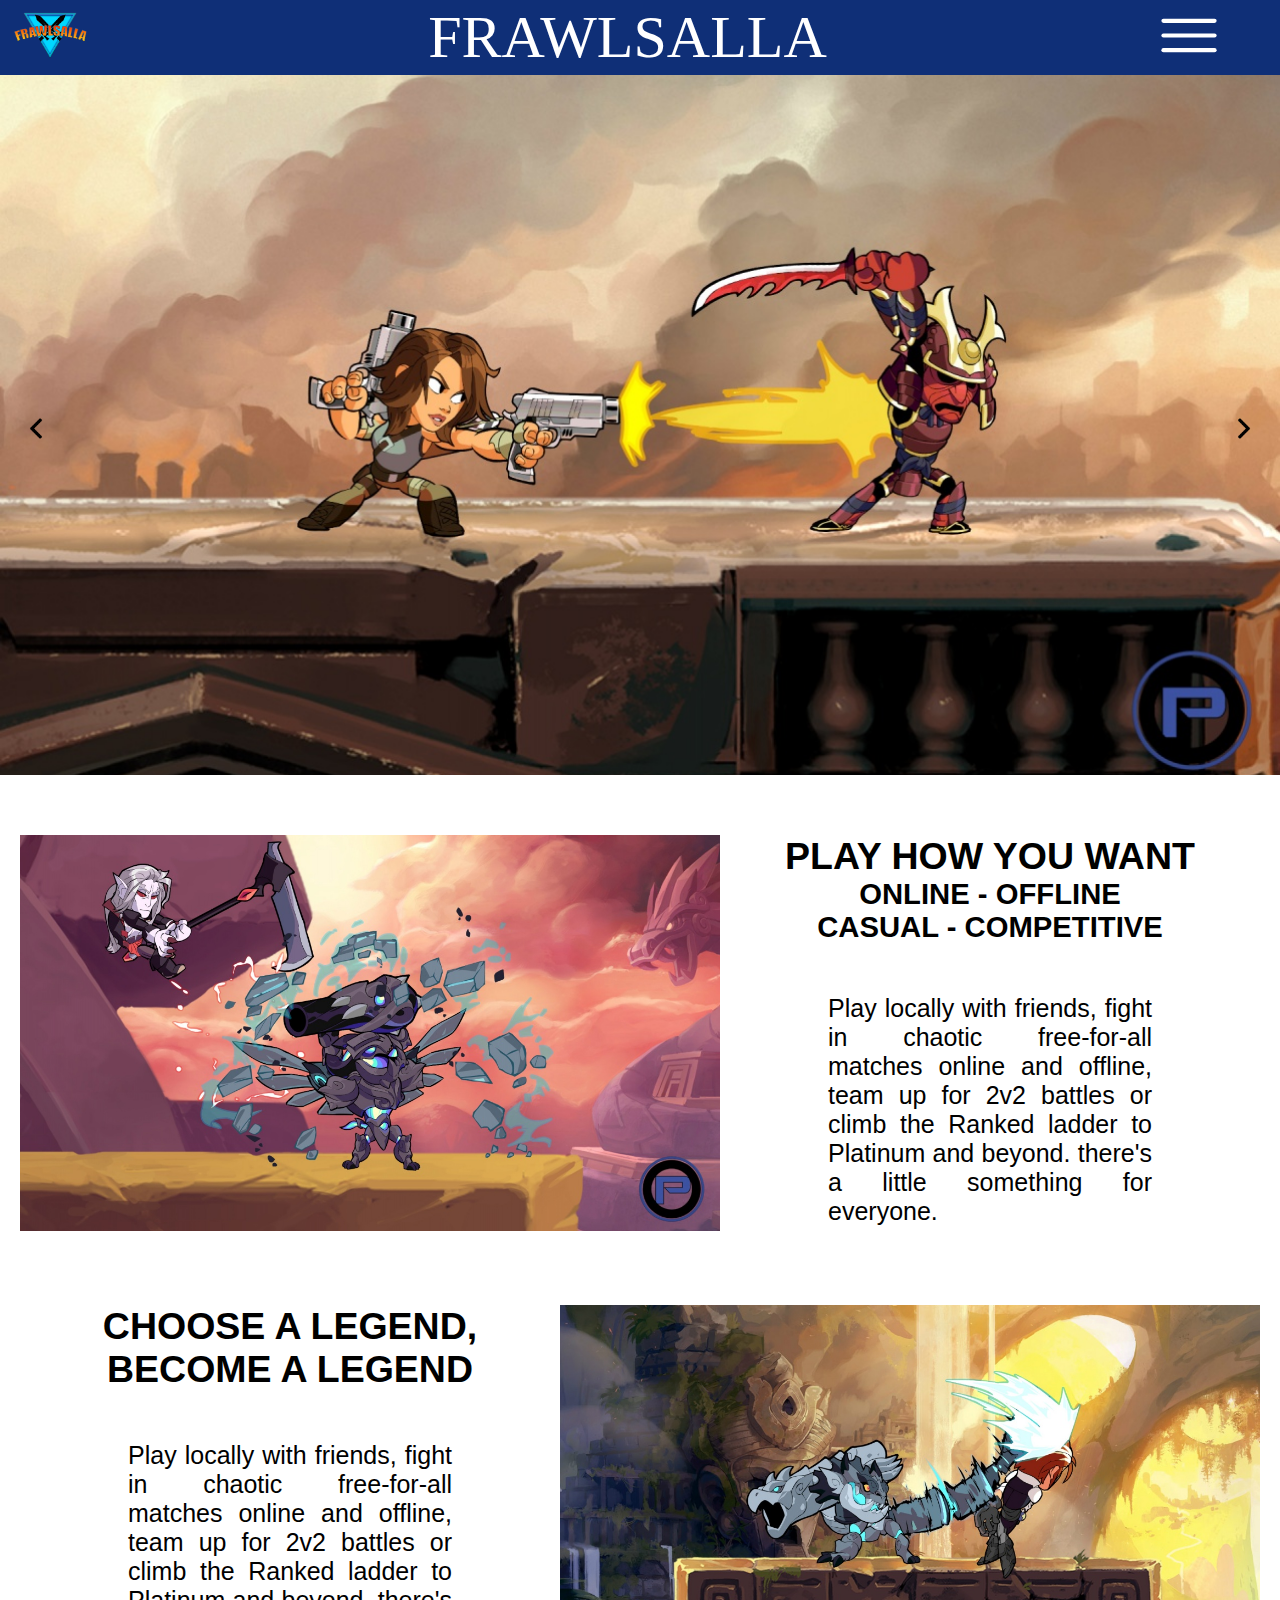
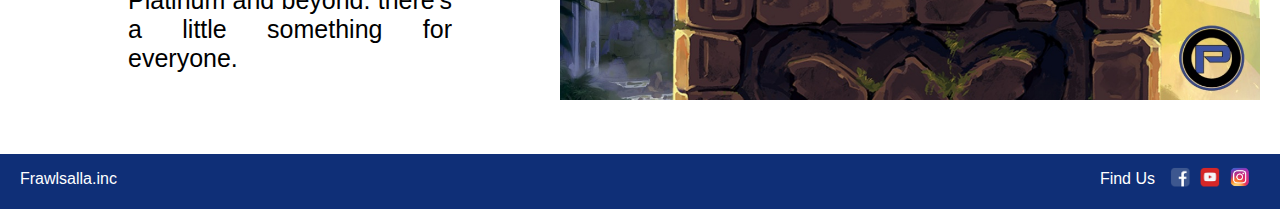
<file: index.html>
<!DOCTYPE html>
<html lang="en">
<head>
    <meta charset="UTF-8">
    <meta http-equiv="X-UA-Compatible" content="IE=edge">
    <meta name="viewport" content="width=device-width, initial-scale=1.0">
    <title>Frawlsalla</title>
    <link rel="stylesheet" href="./homestyle.css">
</head>
<body>
    <div class="Header">
        <div class="header-left">
            
            <img src="./LOGO.png">
        </div>
        <div class="title">
            <a href="./index.html">
                FRAWLSALLA
            </a>
        </div>
        <div class="dropdown">
            <img class="nav-icon" src="./iconfinder_4781852_burger_line_list_menu_nav_icon.svg">
            <div class="dropdown-content">
                <a href="./index.html"class="current">HOME</a>
                <a href="./gameplay.html">GAMEPLAY</a>
                <a href="./events.html">EVENTS</a>
                <a href="./character.html" >CHARACTERS</a>
                 <a href="./playnow.html">PLAY NOW</a>
             </div>
        </div>
      
    </div>

    <div class="sliderContainer">
        <button class="btn leftBtn">
            <img src="./left-arrow.png">
        </button>

        <!-- <div class="slider"> -->
            <div class="slides">
                <img src="./slide0.jpg" class="slide show">
                <img src="./slide1.jpg"class="slide">
                <img src="./slide2.jpg"class="slide">
                <img src="./slide3.jpg"class="slide">
                <img src="./slide4.jpg"class="slide">
                <img src="./slide5.jpg"class="slide">
            </div>
        <!-- </div> -->

        <button class="btn rightBtn">
            <img src="./right-arrow.png">
        </button>
    </div>

    <div class="mid-container">
        <div class="image-1">
            <img src="./med_Twlight-1-1.jpg">
        </div>
        <div class="desc-1">
            <h2>PLAY HOW YOU WANT</h2>
            <h3>ONLINE - OFFLINE</h3>
            <h3>CASUAL - COMPETITIVE</h3>
            <p>Play locally with friends, fight in chaotic free-for-all matches online and offline, team up for 2v2 battles or climb the Ranked ladder to Platinum and beyond. there's a little something for everyone.</p>
        </div>
        
    </div>
    <div class="mid-container2">
        <div class="desc-2">
            <h2>CHOOSE A LEGEND,</h2>
            <h2>BECOME A LEGEND</h2>
            <p>Play locally with friends, fight in chaotic free-for-all matches online and offline, team up for 2v2 battles or climb the Ranked ladder to Platinum and beyond. there's a little something for everyone.</p>
        </div>
        <div class="image-2">
            <img src="./109924.jpg">
        </div>
    </div>
    
    <div class="footer">
        <div class="left">
            Frawlsalla.inc
        </div>
        <div class="right">
            <p>Find Us</p> 
            <a href="https://www.facebook.com"><img src="./fb.png"></a>
            <a href="https://www.youtube.com"><img src="./yt.png"></a>
            <a href="https://www.youtube.com"><img src="./ig.png"></a>
        </div>
    </div>
    
   <script src="./jquery-3.5.1.js"></script>
    <script src="./home.js"></script>
    
</body>
</html>
</file>
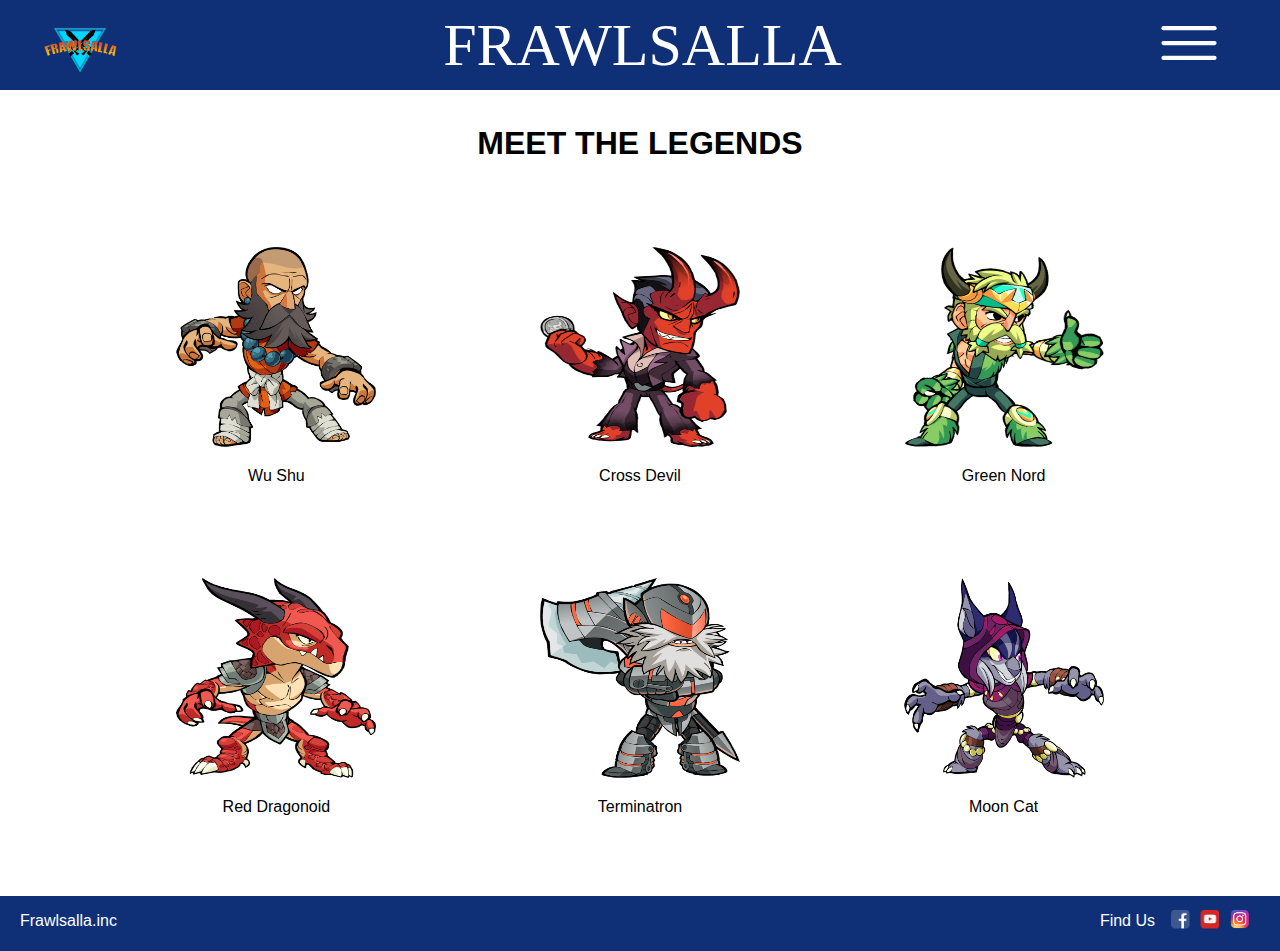
<file: character.html>
<!DOCTYPE html>
<html lang="en">
<head>
    <meta charset="UTF-8">
    <meta http-equiv="X-UA-Compatible" content="IE=edge">
    <meta name="viewport" content="width=device-width, initial-scale=1.0">
    <title>Characters</title>
    <link rel="stylesheet" href="./charstyle.css">
</head>
<body>
    <div class="Header">
        <div class="header-left">
            
            <img src="./LOGO.png">
        </div>
        <div class="title">
            <a href="./index.html">
                FRAWLSALLA
            </a>
        </div>
        <div class="dropdown">
            <img class="nav-icon" src="./iconfinder_4781852_burger_line_list_menu_nav_icon.svg">
            <div class="dropdown-content">
                <a href="./index.html"class="current">HOME</a>
                <a href="./gameplay.html">GAMEPLAY</a>
                <a href="./events.html">EVENTS</a>
                <a href="./character.html" >CHARACTERS</a>
                 <a href="./playnow.html">PLAY NOW</a>
             </div>
        </div>
      
    </div>
    <div class="content1">
        <h1 class="title">MEET THE LEGENDS</h1>
    </div>
    <div class="content2">
        <div class="card">
            <div class="pic">
                <img src="./toppng.com-brawlhalla-character-wu-sha-759x758.png">
            </div>
            <div class="desc">
                <p>Wu Shu</p>
            </div>
        </div>
        <div class="card">
            <div class="pic">
                <img src="./toppng.com-cross-devil-cross-classic-colors-brawlhalla-cross-652x926.png">
            </div>
            <div class="desc">
                <p>Cross Devil</p>
            </div>
        </div>
        <div class="card">
            <div class="pic">
                <img src="./toppng.com-ever-miss-a-moment-brawlhalla-thumbs-up-taunt-345x416.png">
            </div>
            <div class="desc">
                <p>Green Nord</p>
            </div>
        </div>
        
    </div>
    <div class="content3">
        <div class="card">
            <div class="pic">
                <img src="./pngegg.png">
            </div>
            <div class="desc">
                <p>Red Dragonoid</p>
            </div>
        </div>
        <div class="card">
            <div class="pic">
                <img src="./toppng.com-starminerulgrim-brawlhalla-characters-739x866.png">
            </div>
            <div class="desc">
                <p>Terminatron</p>
            </div>
        </div>
        <div class="card">
            <div class="pic">
                <img src="./toppng.com-brawlhalla-logo-870x772.png">
            </div>
            <div class="desc">
                <p>Moon Cat</p>
            </div>
        </div>
        
    </div>
    <div class="footer">
        <div class="left">
            Frawlsalla.inc
        </div>
        <div class="right">
            <p>Find Us</p> 
            <a href="https://www.facebook.com"><img src="./fb.png"></a>
            <a href="https://www.youtube.com"><img src="./yt.png"></a>
            <a href="https://www.youtube.com"><img src="./ig.png"></a>
        </div>
    </div>
</body>
</html>
</file>
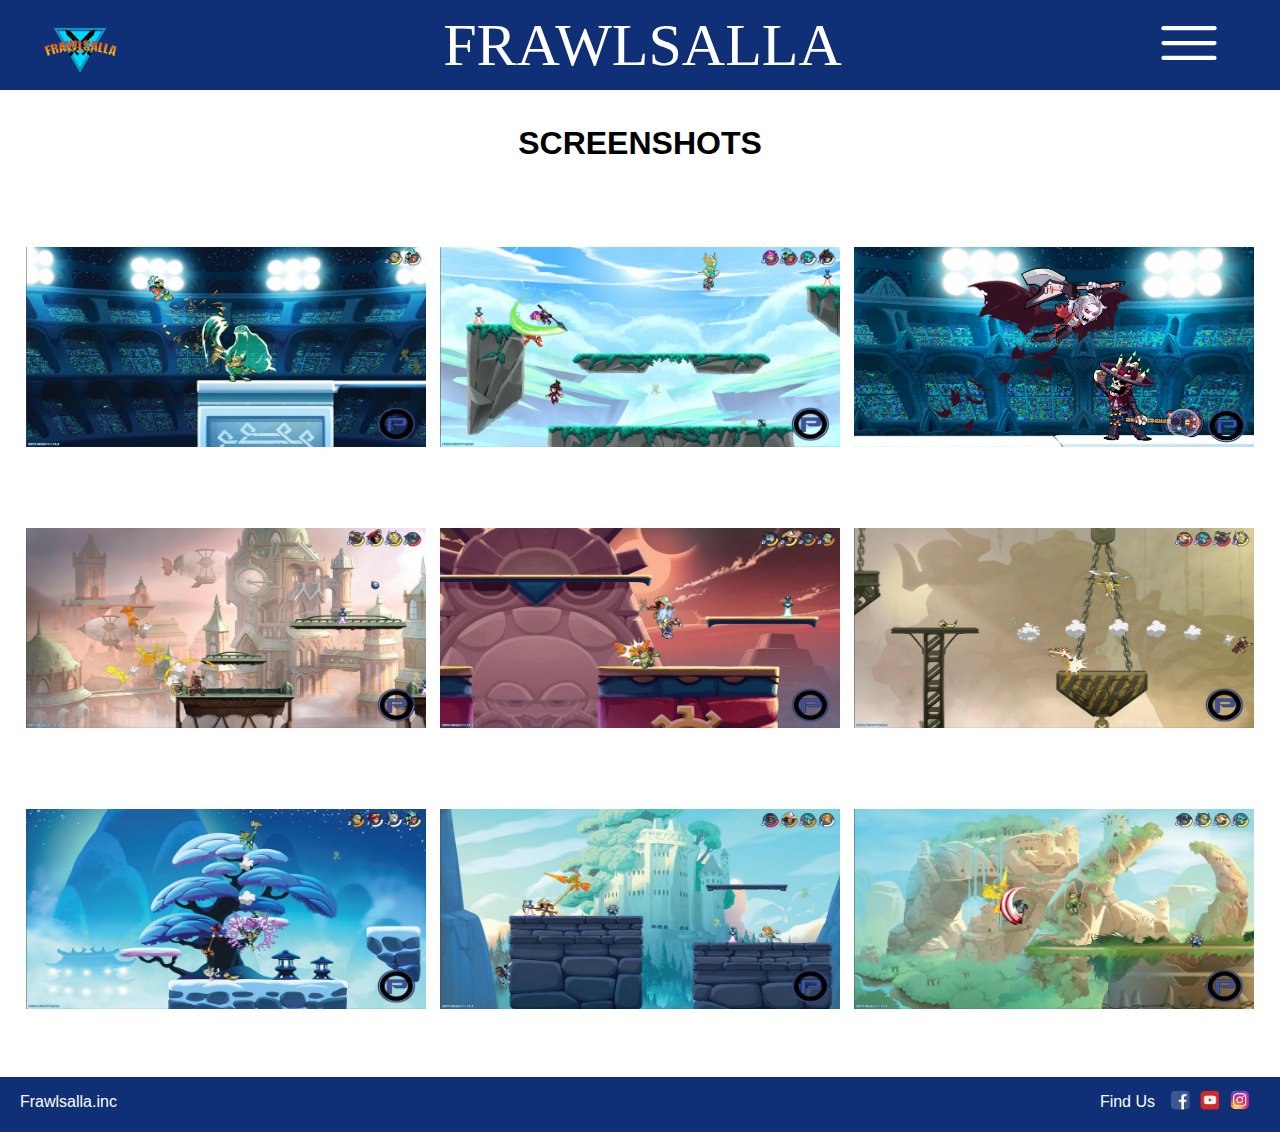
<file: gameplay.html>
<!DOCTYPE html>
<html lang="en">
<head>
    <meta charset="UTF-8">
    <meta http-equiv="X-UA-Compatible" content="IE=edge">
    <meta name="viewport" content="width=device-width, initial-scale=1.0">
    <title>Gameplay</title>
    <link rel="stylesheet" href="./gameplaystyle.css">
</head>
<body>
    <div class="Header">
        <div class="header-left">
            
            <img src="./LOGO.png">
        </div>
        <div class="title">
            <a href="./index.html">
                FRAWLSALLA
            </a>
        </div>
        <div class="dropdown">
            <img class="nav-icon" src="./iconfinder_4781852_burger_line_list_menu_nav_icon.svg">
            <div class="dropdown-content">
                <a href="./index.html"class="current">HOME</a>
                <a href="./gameplay.html">GAMEPLAY</a>
                <a href="./events.html">EVENTS</a>
                <a href="./character.html" >CHARACTERS</a>
                 <a href="./playnow.html">PLAY NOW</a>
             </div>
        </div>
      
    </div>
    
    <div class="content1">
        <h1 class="title">SCREENSHOTS</h1>
    </div>
    <div class="content2">
        <div class="card">
            <div class="pic">
                <img src="./med_Bodvar-1.jpg">
            </div>
        </div>
        <div class="card">
            <div class="pic">
                <img src="./med_Brawlhaven-1.jpg">
            </div>
        </div>
        <div class="card">
            <div class="pic">
                <img src="./med_2523d9be-5fbe-435a-b367-60ce6b2b72f8_BTS_volkov.jpg">
            </div>
        </div>
    </div>
    <div class="content3">
        <div class="card">
            <div class="pic">
                <img src="./med_Enigma-1.jpg">
            </div>
        </div>
        <div class="card">
            <div class="pic">
                <img src="./med_Grumpy-1.jpg">
            </div>
        </div>
        <div class="card">
            <div class="pic">
                <img src="./med_Titans-1.jpg">
            </div>
        </div>
    </div>
    <div class="content4">
        <div class="card">
            <div class="pic">
                <img src="./med_Twlight-1-1 (1).jpg">
            </div>
        </div>
        <div class="card">
            <div class="pic">
                <img src="./med_Kings-Pass-1.jpg">
            </div>
        </div>
        <div class="card">
            <div class="pic">
                <img src="./med_Mammoth-1.jpg">
            </div>
        </div>
    </div>
    <div class="footer">
        <div class="left">
            Frawlsalla.inc
        </div>
        <div class="right">
            <p>Find Us</p> 
            <a href="https://www.facebook.com"><img src="./fb.png"></a>
            <a href="https://www.youtube.com"><img src="./yt.png"></a>
            <a href="https://www.youtube.com"><img src="./ig.png"></a>
        </div>
    </div>
</body>
</html>
</file>
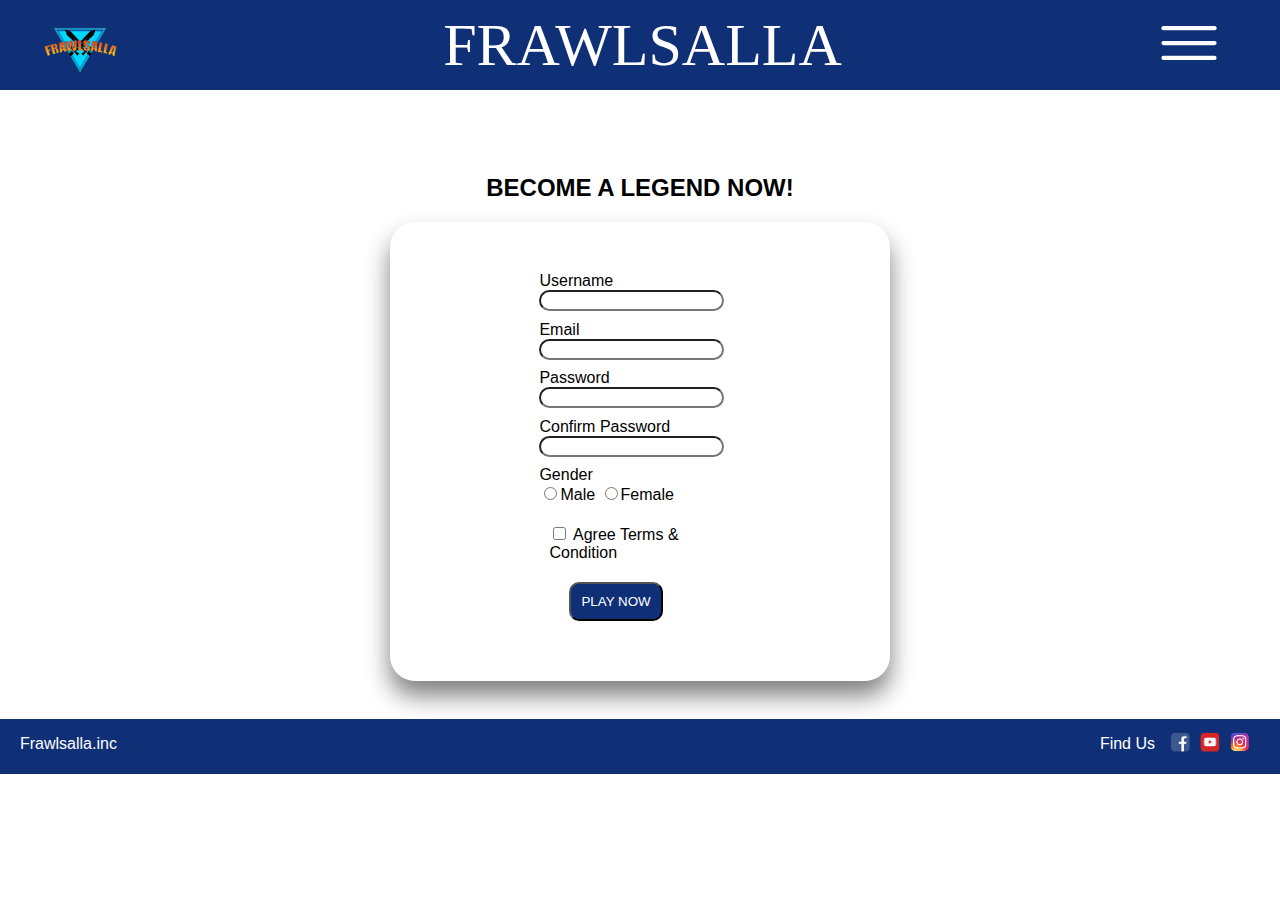
<file: playnow.html>
<!DOCTYPE html>
<html lang="en">
<head>
    <meta charset="UTF-8">
    <meta http-equiv="X-UA-Compatible" content="IE=edge">
    <meta name="viewport" content="width=device-width, initial-scale=1.0">
    <title>Document</title>
    <script src="./form.js" defer></script>
    <link rel="stylesheet" href="./playnowstyle.css">
</head>
<body>
    <div class="Header">
        <div class="header-left">
            
            <img src="./LOGO.png">
        </div>
        <div class="title">
            <a href="./index.html">
                FRAWLSALLA
            </a>
        </div>
        <div class="dropdown">
            <img class="nav-icon" src="./iconfinder_4781852_burger_line_list_menu_nav_icon.svg">
            <div class="dropdown-content">
                <a href="./index.html"class="current">HOME</a>
                <a href="./gameplay.html">GAMEPLAY</a>
                <a href="./events.html">EVENTS</a>
                <a href="./character.html" >CHARACTERS</a>
                 <a href="./playnow.html">PLAY NOW</a>
             </div>
        </div>
      
    </div>

    <div class="title2">
        <h2>BECOME A LEGEND NOW!</h2>
    </div>

    <div class="form">
        <form method="post" id="form-insert">
            <div class="name">
                <div class="text">
                    Username
                </div>
                <div class="component">
                    <input type="text" name="name" id="username">
                </div>
            </div>

            <div class="email">
                <div class="text">
                    Email
                </div>
                <div class="component">
                    <input type="email" name="email" id="email">
                </div>
            </div>
            
            
            <div class="pass">
                <div class="text">
                    Password
                </div>
                <div class="component">
                    <input type="password" id="password">
                </div>
            </div>
            
            <div class="pass2">
                <div class="text">
                    Confirm Password
                </div>
                <div class="component">
                    <input type="password" id="confirm">
                </div>
            </div>
            
            <div class="gender">
                <div class="text">
                    Gender
                </div>
                <div class="component">
                    <input type="radio" name="gender" value="Male" id="male">Male
                    <input type="radio" name="gender" value="Female" id="female">Female
                </div>
            </div>
            
            <div class="term">
                <input type="checkbox" name="term" id="term"> 
                Agree Terms & Condition
            </div>
            
            <div class="submit">
                <a href="./accepted.html">
                    <button type="submit" >PLAY NOW</button>
                </a>
            </div>
        </form>
    </div>
    <label style="color:red;" id="error-msg"></label>

    <div class="footer">
        <div class="left">
            Frawlsalla.inc
        </div>
        <div class="right">
            <p>Find Us</p> 
            <a href="https://www.facebook.com"><img src="./fb.png"></a>
            <a href="https://www.youtube.com"><img src="./yt.png"></a>
            <a href="https://www.youtube.com"><img src="./ig.png"></a>
        </div>
    </div>
    
 
</body>
</html>
</file>
<file: homestyle.css>
html, body, h1,h2,h3{
    margin: 0;
    font-family: 'Franklin Gothic Medium', 'Arial Narrow', Arial, sans-serif;
    width: 100%;
  }
  
.title a{
    text-decoration: none;
    font-family: fantasy;
    font-size: 60px;
    color: white;
}
.nav-icon{
    max-width:90%;
    filter: invert(99%) sepia(0%) saturate(1438%) hue-rotate(59deg) brightness(116%) contrast(100%);
}

.dropdown{
    position: relative;
    display: inline-block;
    width:75px;
    padding-right:50px;
}

.dropdown-content{
    display:none;
    position: absolute;
    right:1px;
    background-color: #0f2f77;
    min-width: 500px;
    box-shadow: 0px 8px 16px 0px rgba(0,0,0,0.2);
  padding: 12px 16px;
  z-index: 1;
}

.dropdown:hover .dropdown-content {
    display: block;
}

.dropdown-content a {
    color: white;
    padding: 12px 16px;
    text-decoration: none;
    display: block;
    font-size:25px
    
}
  
  .dropdown-content a:hover {
      text-decoration: none;
      color: rgb(241, 173, 45);  
      padding: 10px;
  }
  
  .Header{
      background-color: #0f2f77;
      display: flex;
      justify-content: space-between;
      align-items: center;
  }
  
  .header-left img{
    width:100px;
    /* padding-left: 30px;
    padding-top:15px; */
  }
  
  .header-right{
      display: flex;
      justify-content: space-evenly;
      align-items: center;
  }
  
 

  .sliderContainer{
      /*display: flex;
      justify-content: center;
      align-items: center; */
      width: 100%;
      padding-bottom: 10px;
      position: relative;
      height: 700px;
  }

  /* .slider{
      max-width: 100%;
      overflow: hidden;
  } */

  .slides{
      /* display: flex;
      position: relative;
      object-fit: cover; */
      height: inherit;
  }
  
  .btn{
    position:absolute;
    top:50%;
    transform: translateY(-50%);
    background: transparent;
    border: 0;
    cursor:pointer;
}


  .slide{
    display:none;
  }
  @keyframes slide-transition{
      from { margin-left:200%; }
      to { margin-left:0%; }
  }

  .slide img{
    object-fit: cover;
  }
  .slide.show{
      display:block;
      object-fit: cover;
      width:100%;
      height:100%;
      
      animation-name: slide-transition;
      animation-duration: 1.5s;
  }
  
    .btn img{
        width:20px; 
    }
    .leftBtn{
        left:20px;
    }
    .rightBtn{
        right:20px;
    }
  


  @media only screen and (max-width:800px){
    /* .sliderContainer{
        display: flex;
        justify-content: center;
        align-items: center;
        width: 100vw;
        height: 100%;
        padding-top: 30px;
        padding-bottom: 30px;
        object-fit: cover;
        position: relative;
    }
  
    .slider{
        width: 100vw;
        overflow: hidden;
    }
  
    .slides{
        display: flex;
        position: relative;
        object-fit: cover;
        height: inherit;
    }
  
    .slide{
      object-fit: cover;
    }
  
    .slide img{
      width: 100vw;
      height: 720px;
    } */

      .mid-container{
          flex-direction: column;
          /* text-align:justify;
          padding-bottom:30px; */
          margin-bottom: 30px;
      }
      .mid-container2{
          flex-direction: column;
      }
      .image-1 img,
      .image-2 img {
          padding: 0;
          min-width: auto;
      }
      .desc-1 {
        margin-top: 20px;
      }
     .desc-2{
          order:1;
          margin-top: 20px;
      }
      .image-2{
          order:0;
      }
      .footer{
          bottom: 0;
      }
  }
  
  .desc-1{
      text-align: center;
      font-size: 25px;
     
  }
  .desc-1 p{
      padding-top:50px;
      text-align: justify;
      padding-right:25px;
      padding-left: 20%;
      width:60%;
      margin: 0;
  }

  .mid-container{
      display:flex;
      padding-top:50px;
      padding-left:20px;
      padding-right:20px;
      padding-bottom: 20px;
  }

  .mid-container2{
      display:flex;
      padding-top:50px;
      padding-left:20px;
      padding-right:20px;
      padding-bottom: 50px;
  }
  .image-1 img,
  .image-2 img {
      min-width: 700px;
      width: 100%;
      height:auto;
      /* padding-right:40px; */
  }
  .desc-2 p{
    padding-top:50px;
    text-align: justify;
    padding-right:25px;
    padding-left: 20%;
    width:60%;
    margin: 0;
  }
  .desc-2{
      text-align: center;
      font-size: 25px;
  }
  
  .footer{
      color: white;
      background-color: #0f2f77;
      display: flex;
      align-items: center;
      justify-content: space-between;
      padding-bottom: 5px;
  }
  
  .left{
      padding-left: 20px;
  }

  .right{
  display: flex;
  align-items: center;
  justify-content: space-evenly;
  padding-right: 20px;
  }

  .right p{
      padding-right: 15px;
  }

  .right img{
      width: 20px;
      padding-right: 10px;
  }
</file>
<file: charstyle.css>
body,html{
    font-family: 'Franklin Gothic Medium', 'Arial Narrow', Arial, sans-serif;
    margin: 0;
}
.nav-icon{
    max-width:90%;
    filter: invert(99%) sepia(0%) saturate(1438%) hue-rotate(59deg) brightness(116%) contrast(100%);
}
.dropdown{
    position: relative;
    display: inline-block;
    width:75px;
    padding-right:50px;
}

.title a{
    text-decoration: none;
    font-family: fantasy;
    font-size: 60px;
    color: white;
}

.dropdown-content{
    display:none;
    position: absolute;
    right:1px;
    background-color: #0f2f77;
    min-width: 500px;
    box-shadow: 0px 8px 16px 0px rgba(0,0,0,0.2);
  padding: 12px 16px;
  z-index: 1;
}
.dropdown:hover .dropdown-content {
    display: block;
}
.dropdown-content a {
    color: white;
    padding: 12px 16px;
    text-decoration: none;
    display: block;
    font-size:25px
    
}

.dropdown-content a:hover {
    text-decoration: none;
    color: rgb(241, 173, 45);  
    padding: 10px;
}


.Header{
    background-color: #0f2f77;
    display: flex;
    justify-content: space-between;
    align-items: center;
}

.header-left img{
    width:100px;
    padding-left: 30px;
    padding-top:15px;
}

.header-right{
    display: flex;
    justify-content: space-evenly;
    align-items: center;
}


.current{
    color: rgba(51, 116, 255, 0.562);
}

@media (max-width:800px) {
    .content2,.content3{
        flex-direction: column;
    }
}

.content1{
    display: flex;
    justify-content: center;
    align-items: center;
    padding: 1%;
    padding-bottom: 4%;
}

.content2{
    display: flex;
    justify-content: space-evenly;
    align-items:center;
    padding: 1%;
    padding-bottom: 5%;
}

.content3{
    display: flex;
    justify-content: space-evenly;
    align-items:center;
    padding: 1%;
    padding-bottom: 5%;
}

.card{
    display: flex;
    justify-content: center;
    align-items: center;
    flex-direction: column;
}

.pic img{
    width: 200px;
    height: 200px;
}

.footer{
    color: white;
    background-color: #0f2f77;
    display: flex;
    align-items: center;
    justify-content: space-between;
    padding-bottom: 5px;
}

.left{
    padding-left: 20px;
}

.right{
display: flex;
align-items: center;
justify-content: space-evenly;
padding-right: 20px;
}

.right p{
    padding-right: 15px;
}

.right img{
    width: 20px;
    padding-right: 10px;
}
</file>
<file: gameplaystyle.css>
body,html{
    font-family: 'Franklin Gothic Medium', 'Arial Narrow', Arial, sans-serif;
    margin: 0;
    width: 100%;
}
  .nav-icon{
    max-width:90%;
    filter: invert(99%) sepia(0%) saturate(1438%) hue-rotate(59deg) brightness(116%) contrast(100%);
}

.title a{
    text-decoration: none;
    font-family: fantasy;
    font-size: 60px;
    color: white;
}

.dropdown{
    position: relative;
    display: inline-block;
    width:75px;
    padding-right:50px;
}
.dropdown-content{
    display:none;
    position: absolute;
    right:1px;
    background-color: #0f2f77;
    min-width: 500px;
    box-shadow: 0px 8px 16px 0px rgba(0,0,0,0.2);
  padding: 12px 16px;
  z-index: 1;
}
.dropdown:hover .dropdown-content {
    display: block;
}
.dropdown-content a {
    color: white;
    padding: 12px 16px;
    text-decoration: none;
    display: block;
    font-size:25px
    
}

.dropdown-content a:hover {
    text-decoration: none;
    color: rgb(241, 173, 45);  
    padding: 10px;
}

@media (max-width:800px) {
    .content1,.content2,.content3,.content4{
        flex-direction:column;
        padding-bottom: 3%;
    }
    .card img{
        padding-bottom:30px;
    }
}


.Header{
    background-color: #0f2f77;
    display: flex;
    justify-content: space-between;
    align-items: center;
}

.header-left img{
    width:100px;
    padding-left: 30px;
    padding-top:15px;
}

.header-right{
    display: flex;
    justify-content: space-evenly;
    align-items: center;
}


.current{
    color: rgba(51, 116, 255, 0.562);
}

.content1{
    display: flex;
    justify-content: center;
    align-items: center;
    padding: 1%;
    padding-bottom: 4%;
}

.content2{
    display: flex;
    justify-content: space-evenly;
    align-items:center;
    padding: 1%;
    padding-bottom: 5%;
}

.content3{
    display: flex;
    justify-content: space-evenly;
    align-items:center;
    padding: 1%;
    padding-bottom: 5%;
}

.content4{
    display: flex;
    justify-content: space-evenly;
    align-items:center;
    padding: 1%;
    padding-bottom: 5%;
}

.card{
    display: flex;
    justify-content: center;
    align-items: center;
    flex-direction: column;
}

.pic img{
    width: 400px;
    height: 200px;
}

.footer{
    color: white;
    background-color: #0f2f77;
    display: flex;
    align-items: center;
    justify-content: space-between;
    padding-bottom: 5px;
}

.left{
    padding-left: 20px;
}

.right{
display: flex;
align-items: center;
justify-content: space-evenly;
padding-right: 20px;
}

.right p{
    padding-right: 15px;
}

.right img{
    width: 20px;
    padding-right: 10px;
}
</file>
<file: playnowstyle.css>
body, html{
    font-family: 'Franklin Gothic Medium', 'Arial Narrow', Arial, sans-serif;
    margin: 0;
    
}  
  .nav-icon{
    max-width:90%;
    filter: invert(99%) sepia(0%) saturate(1438%) hue-rotate(59deg) brightness(116%) contrast(100%);
}

.title a{
    text-decoration: none;
    font-family: fantasy;
    font-size: 60px;
    color: white;
}

.dropdown{
    position: relative;
    display: inline-block;
    width:75px;
    padding-right:50px;
}
.dropdown-content{
    display:none;
    position: absolute;
    right:1px;
    background-color: #0f2f77;
    min-width: 500px;
    box-shadow: 0px 8px 16px 0px rgba(0,0,0,0.2);
  padding: 12px 16px;
  z-index: 1;
}
.dropdown:hover .dropdown-content {
    display: block;
}
.dropdown-content a {
    color: white;
    padding: 12px 16px;
    text-decoration: none;
    display: block;
    font-size:25px
    
}

.dropdown-content a:hover {
    text-decoration: none;
    color: rgb(241, 173, 45);  
    padding: 10px;
}

.Header{
    background-color: #0f2f77;
    display: flex;
    justify-content: space-between;
    align-items: center;
}

.header-left img{
  width:100px;
  padding-left: 30px;
  padding-top:15px;
}

.header-right{
    display: flex;
    justify-content: space-evenly;
    align-items: center;
}


.title2{
    font-family: 'Franklin Gothic Medium', 'Arial Narrow', Arial, sans-serif;
    display: flex;
    align-items: center;
    justify-content: center;
    color: black;
    padding-top: 5%;
}

    .form{
        display: flex;
        flex-direction: column;
        justify-content: center;
        align-items: center;
        width: 400px;
        padding: 50px;
        margin :0 auto;
        background:white;
        box-sizing:content-box;
        box-shadow: 0 15px 25px gray;
        border-radius: 25px;
        margin-bottom: 3%;
    }
    
    .component{
        padding-bottom: 5%;
    }

    .component input{
        border-radius: 20px;
    }
    
    .name{
        margin-right: 5%;
    }
    
    .pass{
        margin-right: 5%;
    }
    
    .pass2{
        margin-right: 5%;
    }
    
    .email{
        margin-right: 5%;
    }
    
    .gender{
        
        margin-right: 8%;
    }
    .type{
        
        margin-right: 8%;
    }
    
    
    .submit{
        padding: 5%;
        margin-left: 20px;
    }

    .submit button{
        padding: 10px;
        border-radius: 10px;
        background-color: #0f2f77;
        color: white;
    }

    .term{
        padding: 5%;
    }
    
    .footer{
        color: white;
        background-color: #0f2f77;
        display: flex;
        align-items: center;
        justify-content: space-between;
        padding-bottom: 5px;
    }
    
    .left{
        padding-left: 20px;
    }
  
    .right{
    display: flex;
    align-items: center;
    justify-content: space-evenly;
    padding-right: 20px;
    }
  
    .right p{
        padding-right: 15px;
    }
  
    .right img{
        width: 20px;
        padding-right: 10px;
    }
</file>
